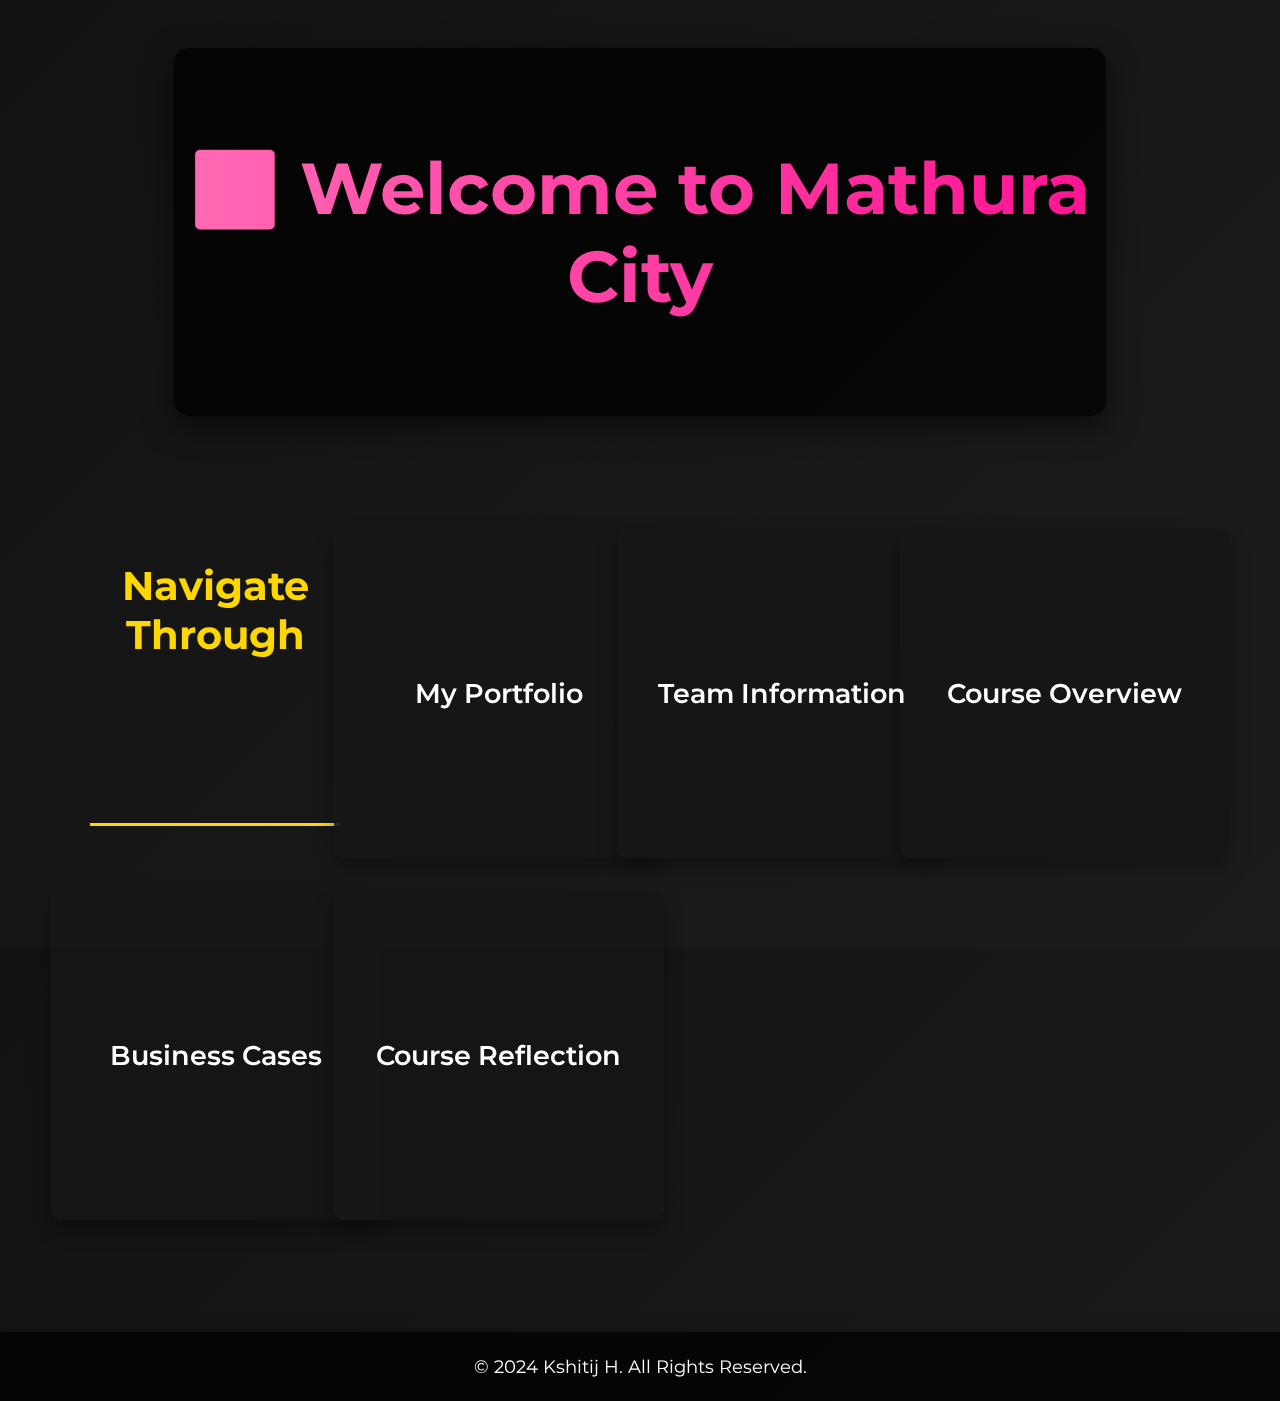
<file: index.html>
<!DOCTYPE html>
<html lang="en">
<head>
    <meta charset="UTF-8">
    <meta name="viewport" content="width=device-width, initial-scale=1.0">
    <title>Mathura City</title>
    <link href="https://fonts.googleapis.com/css2?family=Montserrat:wght@300;400;600&display=swap" rel="stylesheet">
    <style>
        body {
            margin: 0;
            font-family: 'Montserrat', sans-serif;
            color: #fff;
            overflow-y: auto;
            overflow-x: hidden;
            background: linear-gradient(135deg, #121212, #1c1c1c);
            height: 100vh;
        }

        .background {
            position: fixed;
            top: 0;
            left: 0;
            width: 100%;
            height: 100%;
            z-index: -1;
        }

        header {
            text-align: center;
            padding: 6rem 1rem;
            background: rgba(0, 0, 0, 0.75);
            border-radius: 15px;
            margin: 3rem auto;
            max-width: 900px;
            box-shadow: 0 10px 30px rgba(0, 0, 0, 0.5);
        }

        header h1 {
            font-size: 4.5rem;
            margin: 0;
            background: linear-gradient(90deg, #ff69b4, #ff1493);
            -webkit-background-clip: text;
            -webkit-text-fill-color: transparent;
        }

        section {
            max-width: 1100px;
            margin: 3rem auto;
            padding: 4rem;
            display: grid;
            grid-template-columns: repeat(auto-fit, minmax(250px, 1fr));
            gap: 2rem;
            justify-items: center;
        }

        section h2 {
            font-size: 2.5rem;
            color: #ffd700;
            border-bottom: 3px solid #ffd700;
            padding-bottom: 1rem;
            width: 100%;
            text-align: center;
            margin-bottom: 2rem;
        }

        .box {
            padding: 2.5rem;
            background: rgba(40, 40, 40, 0.85);
            border-radius: 12px;
            box-shadow: 0 10px 20px rgba(0, 0, 0, 0.3);
            text-align: center;
            cursor: pointer;
            transition: transform 0.3s ease, background-color 0.3s ease;
            width: 250px;
            height: 250px;
            display: flex;
            align-items: center;
            justify-content: center;
            position: relative;
            overflow: hidden;
        }

        .box:hover {
            transform: translateY(-10px);
            background-color: rgba(55, 55, 55, 0.95);
        }

        .box h3 {
            font-size: 1.7rem;
            margin: 0;
            z-index: 1;
            color: #fff;
            font-weight: 600;
        }

        .box::after {
            content: '';
            position: absolute;
            top: 0;
            left: 0;
            width: 100%;
            height: 100%;
            background-color: rgba(0, 0, 0, 0.4);
            border-radius: 12px;
            transition: all 0.3s ease;
            z-index: 0;
        }

        .box:hover::after {
            background-color: rgba(0, 0, 0, 0.6);
        }

        a {
            color: #ffd700;
            text-decoration: none;
            font-weight: bold;
            transition: color 0.3s ease;
        }

        a:hover {
            color: #ff1493;
            text-decoration: underline;
        }

        footer {
            text-align: center;
            padding: 1.5rem;
            font-size: 1.1rem;
            background: rgba(0, 0, 0, 0.75);
            box-shadow: 0 10px 20px rgba(0, 0, 0, 0.5);
        }

        footer p {
            margin: 0;
        }

        img {
            width: 100%;
            height: auto;
            border-radius: 15px;
            box-shadow: 0 6px 12px rgba(0, 0, 0, 0.3);
        }

        @media screen and (max-width: 768px) {
            section {
                padding: 2rem;
            }
            header h1 {
                font-size: 3.5rem;
            }
            .box {
                padding: 2rem;
            }
        }

        @media screen and (max-width: 480px) {
            header h1 {
                font-size: 2.5rem;
            }
            .box h3 {
                font-size: 1.4rem;
            }
        }
    </style>
</head>
<body>
    <div class="background"></div>

    <header>
        <h1>🏙️ Welcome to Mathura City</h1>
    </header>

    <section>
        <h2>Navigate Through</h2>
        
        

        <div class="box" onclick="window.location.href='https://DK-823.github.io/PortFolio.github.io/MyPortfolio.html'">
            <h3>My Portfolio</h3>
        </div>

        <div class="box" onclick="window.location.href='https://DK-823.github.io/PortFolio.github.io/TeamInformation.html'">
            <h3>Team Information</h3>
        </div>

        <div class="box" onclick="window.location.href='https://DK-823.github.io/PortFolio.github.io/CourseOverview.html'">
            <h3>Course Overview</h3>
        </div>

        <div class="box" onclick="window.location.href='https://DK-823.github.io/PortFolio.github.io/BusinessCases.html'">
            <h3>Business Cases</h3>
        </div>

        <div class="box" onclick="window.location.href='https://DK-823.github.io/PortFolio.github.io/CourseReflection.html'">
            <h3>Course Reflection</h3>
        </div>
    </section>

    <footer>
        <p>&copy; 2024 Kshitij H. All Rights Reserved.</p>
    </footer>
</body>
</html>
</file>
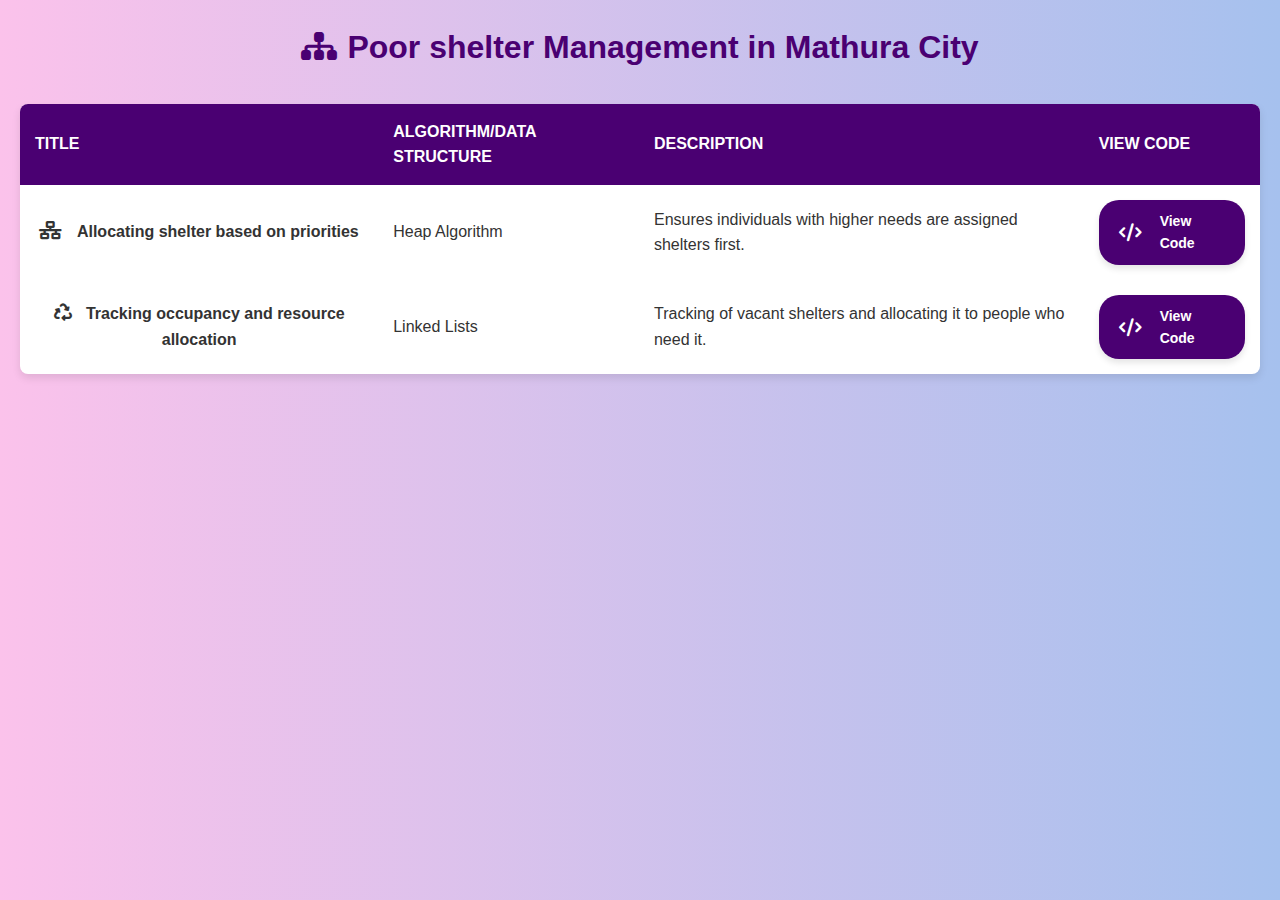
<file: BusinessCases.html>
<!DOCTYPE html>
<html lang="en">
<head>
    <meta charset="UTF-8">
    <meta name="viewport" content="width=device-width, initial-scale=1.0">
    <title>Poor shelter in Mathura city</title>
    <!-- Font Awesome for Icons -->
    <link rel="stylesheet" href="https://cdnjs.cloudflare.com/ajax/libs/font-awesome/6.0.0/css/all.min.css">
    <style>
        /* General Styling */
        body {
            font-family: Arial, sans-serif;
            line-height: 1.6;
            margin: 20px;
            background: linear-gradient(to right, #fbc2eb, #a6c1ee);
            color: #333;
        }

        h1 {
            text-align: center;
            color: #4a0072;
            animation: fadeIn 2s;
            position: relative;
            margin-bottom: 30px;
        }

        h1:before {
            content: '\f0e8';
            font-family: "Font Awesome 6 Free";
            font-weight: 900;
            color: #4a0072;
            margin-right: 10px;
        }

        table {
            width: 100%;
            border-collapse: collapse;
            margin-bottom: 20px;
            box-shadow: 0 4px 8px rgba(0, 0, 0, 0.1);
            background-color: #fff;
            border-radius: 8px;
            overflow: hidden;
        }

        th, td {
            padding: 15px;
            text-align: left;
            vertical-align: middle;
        }

        th {
            background-color: #4a0072;
            color: white;
            text-transform: uppercase;
            font-weight: bold;
        }

        td:first-child {
            text-align: center;
            vertical-align: middle;
        }

        td i {
            margin-right: 10px;
            font-size: 18px;
        }

        /* Hover Effect for Table Rows */
        tr {
            transition: background-color 0.3s ease, border 0.3s ease, box-shadow 0.3s ease;
        }

        tr:hover {
            background-color: #d1b0e7;
            cursor: pointer;
            border: 2px solid #4a0072;
            box-shadow: 0 4px 10px rgba(0, 0, 0, 0.2);
        }

        /* Updated "View Code" Button Styling */
        .view-button {
            background-color: #4a0072;
            color: white;
            text-decoration: none;
            padding: 10px 20px;
            border-radius: 20px;
            display: inline-flex;
            align-items: center;
            gap: 8px;
            font-size: 14px;
            font-weight: bold;
            transition: background-color 0.3s ease, transform 0.3s ease, box-shadow 0.3s ease;
            box-shadow: 0 4px 6px rgba(0, 0, 0, 0.1);
        }

        .view-button:hover {
            background-color: #300046;
            transform: scale(1.1); /* Slight zoom effect */
            box-shadow: 0 6px 12px rgba(0, 0, 0, 0.3); /* Shadow increase on hover */
        }

        .view-button i {
            transition: transform 0.3s ease;
        }

        .view-button:hover i {
            transform: rotate(15deg); /* Rotate icon slightly on hover */
        }

        /* Next Page Button Styling */
        .next-button {
            display: inline-block;
            background-color: #4a0072;
            color: white;
            text-decoration: none;
            padding: 12px 25px;
            border-radius: 25px;
            font-size: 16px;
            font-weight: bold;
            transition: background-color 0.3s ease, transform 0.3s ease, box-shadow 0.3s ease;
            box-shadow: 0 4px 6px rgba(0, 0, 0, 0.1);
            display: inline-flex;
            align-items: center;
            gap: 10px;
        }

        .next-button:hover {
            background-color: #300046;
            transform: scale(1.1); /* Slight zoom effect */
            box-shadow: 0 6px 12px rgba(0, 0, 0, 0.3); /* Shadow increase on hover */
        }

        .next-button i {
            transition: transform 0.3s ease;
        }

        .next-button:hover i {
            transform: translateX(5px); /* Slide arrow icon to the right */
        }

        /* Media Queries */
        @media (max-width: 768px) {
            body {
                margin: 10px;
            }

            table {
                width: 100%;
                font-size: 14px;
            }

            th, td {
                padding: 10px;
            }
        }

        @media (max-width: 480px) {
            body {
                font-size: 14px;
                margin: 5px;
            }

            h1 {
                font-size: 20px;
            }

            table {
                font-size: 12px;
            }

            th, td {
                padding: 8px;
            }
        }
    </style>
</head>
<body>

<h1>Poor shelter Management in Mathura City</h1>

<table>
    <thead>
        <tr>
            <th>Title</th>
            <th>Algorithm/Data Structure</th>
            <th>Description</th>
            <th>View Code</th>
        </tr>
    </thead>
    <tbody>
        <tr>
            <td>
                <i class="fas fa-network-wired"></i>
                <strong>Allocating shelter based on priorities</strong>
            </td>
            <td>Heap Algorithm</td>
            <td>Ensures individuals with higher needs are assigned shelters first.</td>
            <td>
                 <a href='https://DK-823.github.io/dummy.github.io/Heap.html' class="view-button">
                    <i class="fas fa-code"></i> View Code
                </a>
            </td>
        </tr>
       
        
        <tr>
            <td>
                <i class="fas fa-recycle"></i>
                <strong>Tracking occupancy and resource allocation</strong>
            </td>
            <td>Linked Lists</td>
            <td>Tracking of vacant shelters and allocating it to people who need it.</td>
            <td>
              <a href="https://DK-823.github.io/dummy.github.io/LinkedList.html" class="view-button">
                <i class="fas fa-code"></i> View Code
              </a>
            </td>
        </tr>
       
    </tbody>
</table>

</body>
</html>
</file>
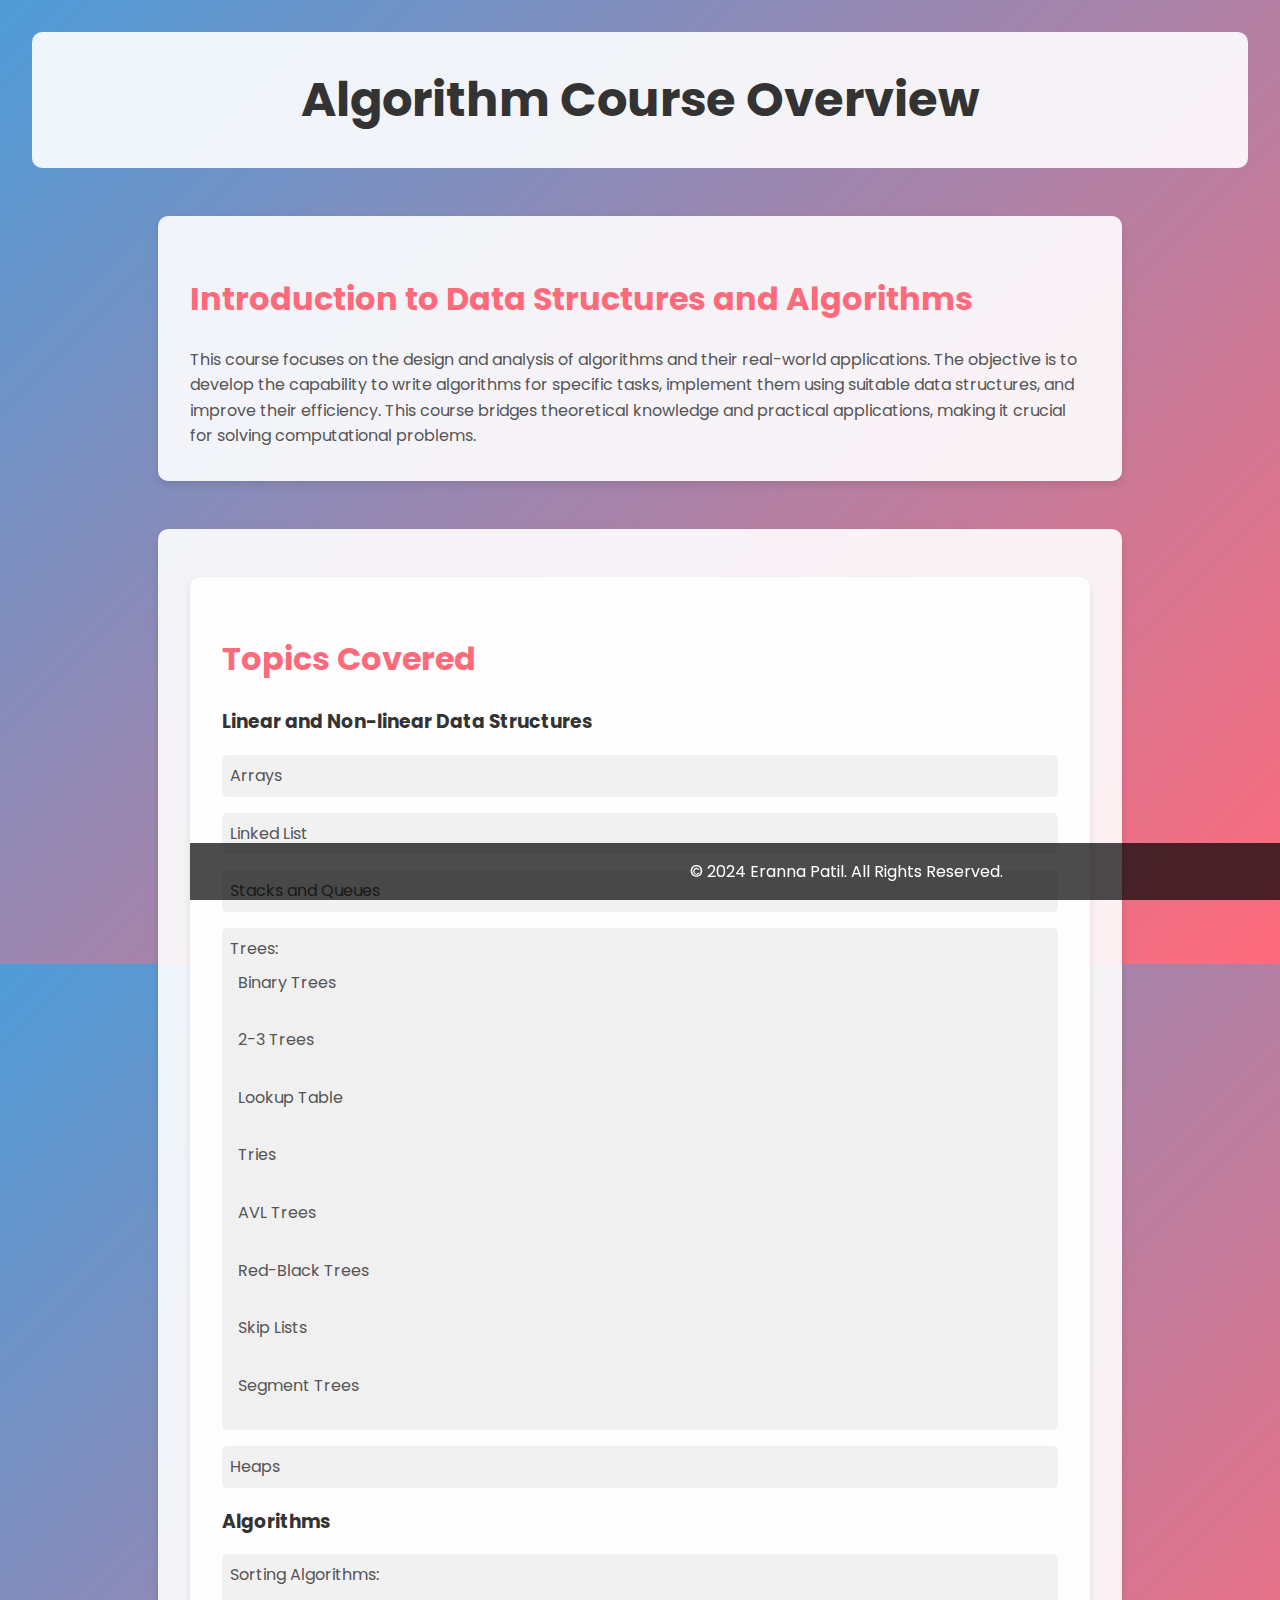
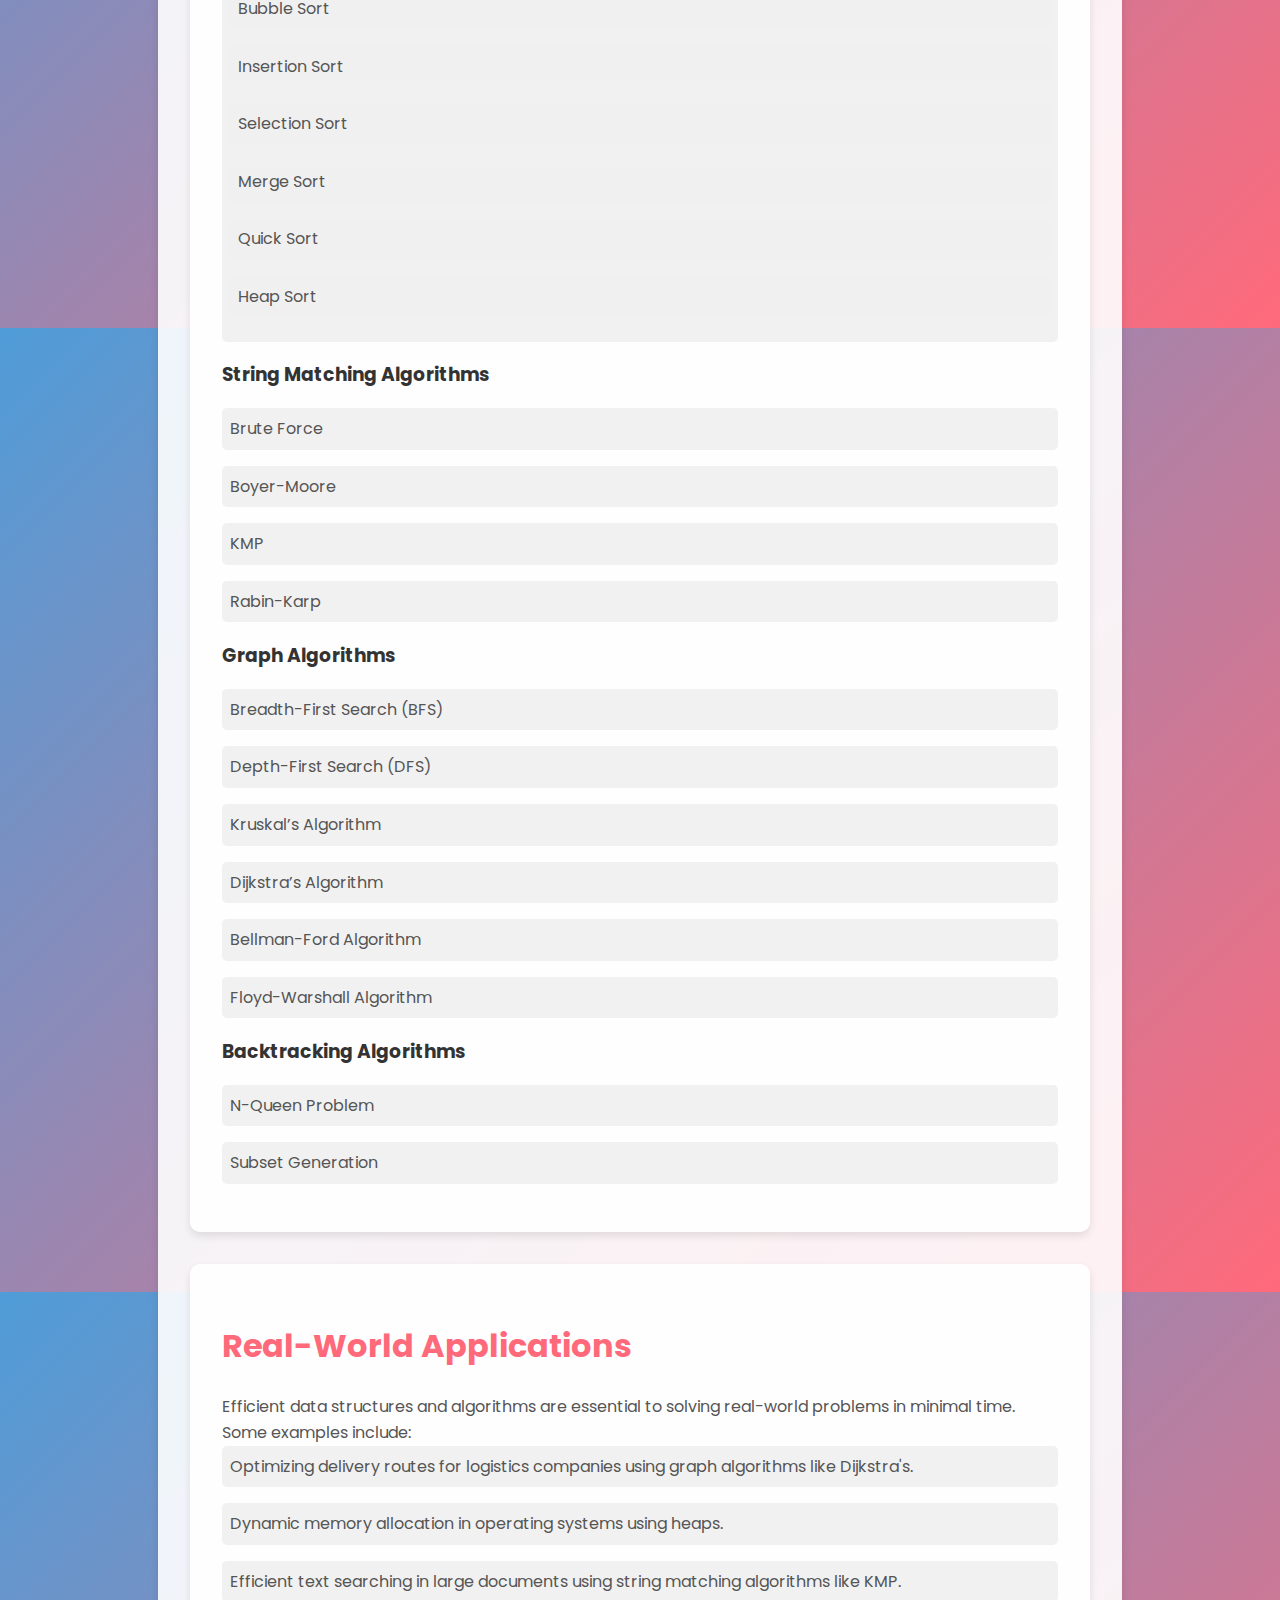
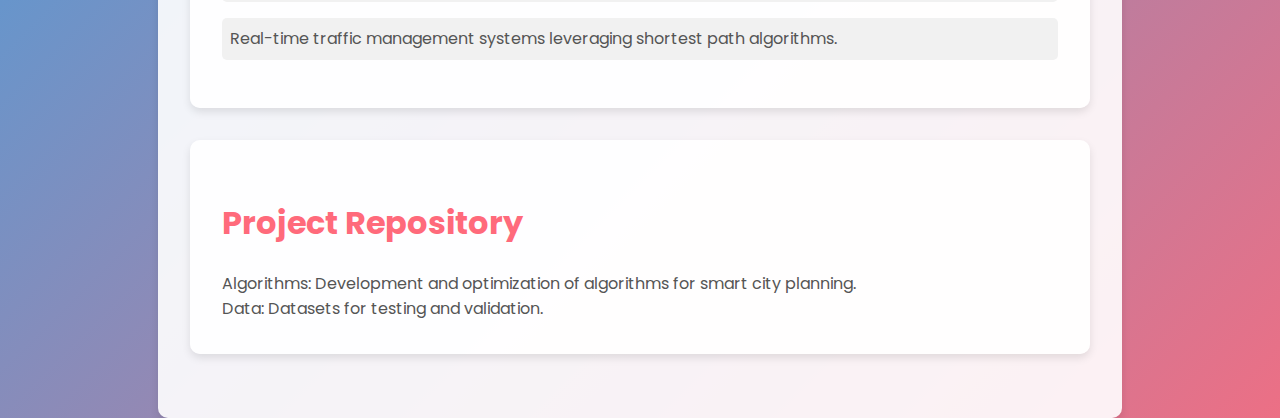
<file: CourseOverview.html>
<!DOCTYPE html>
<html lang="en">
<head>
    <meta charset="UTF-8">
    <meta name="viewport" content="width=device-width, initial-scale=1.0">
    <title>Algorithm Course Overview</title>
    <link href="https://fonts.googleapis.com/css2?family=Poppins:wght@300;400;600&display=swap" rel="stylesheet">
    <style>
        body {
            margin: 0;
            font-family: 'Poppins', sans-serif;
            color: #333;
            background: linear-gradient(135deg, #4f9cd8, #ff6a7b); /* Changed the background gradient */
            padding: 2rem;
            display: flex;
            flex-direction: column;
            justify-content: flex-start;
            height: 100vh;
        }

        header {
            text-align: center;
            padding: 2rem 1rem;
            background: rgba(255, 255, 255, 0.9);
            border-radius: 10px;
            margin-bottom: 2rem;
        }

        header h1 {
            font-size: 3rem;
            margin: 0;
            color: #333;
        }

        section {
            max-width: 900px;
            margin: 1rem auto;
            padding: 2rem;
            background: rgba(255, 255, 255, 0.9);
            border-radius: 10px;
            box-shadow: 0 4px 8px rgba(0, 0, 0, 0.1);
            margin-bottom: 2rem;
        }

        section h2 {
            font-size: 2rem;
            margin-bottom: 1.5rem;
            color: #ff6a7b; /* Added a highlight color */
        }

        p, ul {
            margin: 0;
            padding: 0;
            font-size: 1rem;
            line-height: 1.6;
            color: #555;
        }

        ul {
            list-style-type: none;
        }

        li {
            margin-bottom: 1rem;
            padding: 0.5rem;
            background: rgba(240, 240, 240, 0.9);
            border-radius: 5px;
        }

        footer {
            text-align: center;
            padding: 1rem;
            font-size: 1rem;
            background: rgba(0, 0, 0, 0.7);
            color: #fff;
            position: fixed;
            bottom: 0;
            width: 100%;
        }

        /* Media Query for responsive design */
        @media (max-width: 768px) {
            section {
                padding: 1rem;
                margin: 0.5rem auto;
            }

            h2 {
                font-size: 1.5rem;
            }

            p, ul {
                font-size: 0.9rem;
            }
        }
    </style>
</head>
<body>

    <header>
        <h1>Algorithm Course Overview</h1>
    </header>

    <section>
        <h2>Introduction to Data Structures and Algorithms</h2>
        <p>This course focuses on the design and analysis of algorithms and their real-world applications. The objective is to develop the capability to write algorithms for specific tasks, implement them using suitable data structures, and improve their efficiency. This course bridges theoretical knowledge and practical applications, making it crucial for solving computational problems.</p>
    </section>

    <section>
        <section>
    <h2>Topics Covered</h2>
    
    <!-- Linear and Non-linear Data Structures Partition -->
    <div class="partition">
        <h3>Linear and Non-linear Data Structures</h3>
        <ul>
            <li>Arrays</li>
            <li>Linked List</li>
            <li>Stacks and Queues</li>
            <li>Trees:
                <ul>
                    <li>Binary Trees</li>
                    <li>2-3 Trees</li>
                    <li>Lookup Table</li>
                    <li>Tries</li>
                    <li>AVL Trees</li>
                    <li>Red-Black Trees</li>
                    <li>Skip Lists</li>
                    <li>Segment Trees</li>
                </ul>
            </li>
            <li>Heaps</li>
        </ul>
    </div>
    
    <!-- Algorithms Partition -->
    <div class="partition">
        <h3>Algorithms</h3>
        <ul>
            <li>Sorting Algorithms:
                <ul>
                    <li>Bubble Sort</li>
                    <li>Insertion Sort</li>
                    <li>Selection Sort</li>
                    <li>Merge Sort</li>
                    <li>Quick Sort</li>
                    <li>Heap Sort</li>
                </ul>
            </li>
        </ul>
    </div>
    
    <!-- String Matching Algorithms Partition -->
    <div class="partition">
        <h3>String Matching Algorithms</h3>
        <ul>
            <li>Brute Force</li>
            <li>Boyer-Moore</li>
            <li>KMP</li>
            <li>Rabin-Karp</li>
        </ul>
    </div>
    
    <!-- Graph Algorithms Partition -->
    <div class="partition">
        <h3>Graph Algorithms</h3>
        <ul>
            <li>Breadth-First Search (BFS)</li>
            <li>Depth-First Search (DFS)</li>
            <li>Kruskal’s Algorithm</li>
            <li>Dijkstra’s Algorithm</li>
            <li>Bellman-Ford Algorithm</li>
            <li>Floyd-Warshall Algorithm</li>
        </ul>
    </div>
    
    <!-- Backtracking Algorithms Partition -->
    <div class="partition">
        <h3>Backtracking Algorithms</h3>
        <ul>
            <li>N-Queen Problem</li>
            <li>Subset Generation</li>
        </ul>
    </div>
</section>

    <section>
        <h2>Real-World Applications</h2>
        <p>Efficient data structures and algorithms are essential to solving real-world problems in minimal time. Some examples include:</p>
        <ul>
            <li>Optimizing delivery routes for logistics companies using graph algorithms like Dijkstra's.</li>
            <li>Dynamic memory allocation in operating systems using heaps.</li>
            <li>Efficient text searching in large documents using string matching algorithms like KMP.</li>
            <li>Real-time traffic management systems leveraging shortest path algorithms.</li>
        </ul>
    </section>

    <section>
        <h2>Project Repository</h2>
        <p>Algorithms: Development and optimization of algorithms for smart city planning.</p>
        <p>Data: Datasets for testing and validation.</p>
    </section>

    <footer>
        &copy; 2024 Eranna Patil. All Rights Reserved.
    </footer>

</body>
</html>
</file>
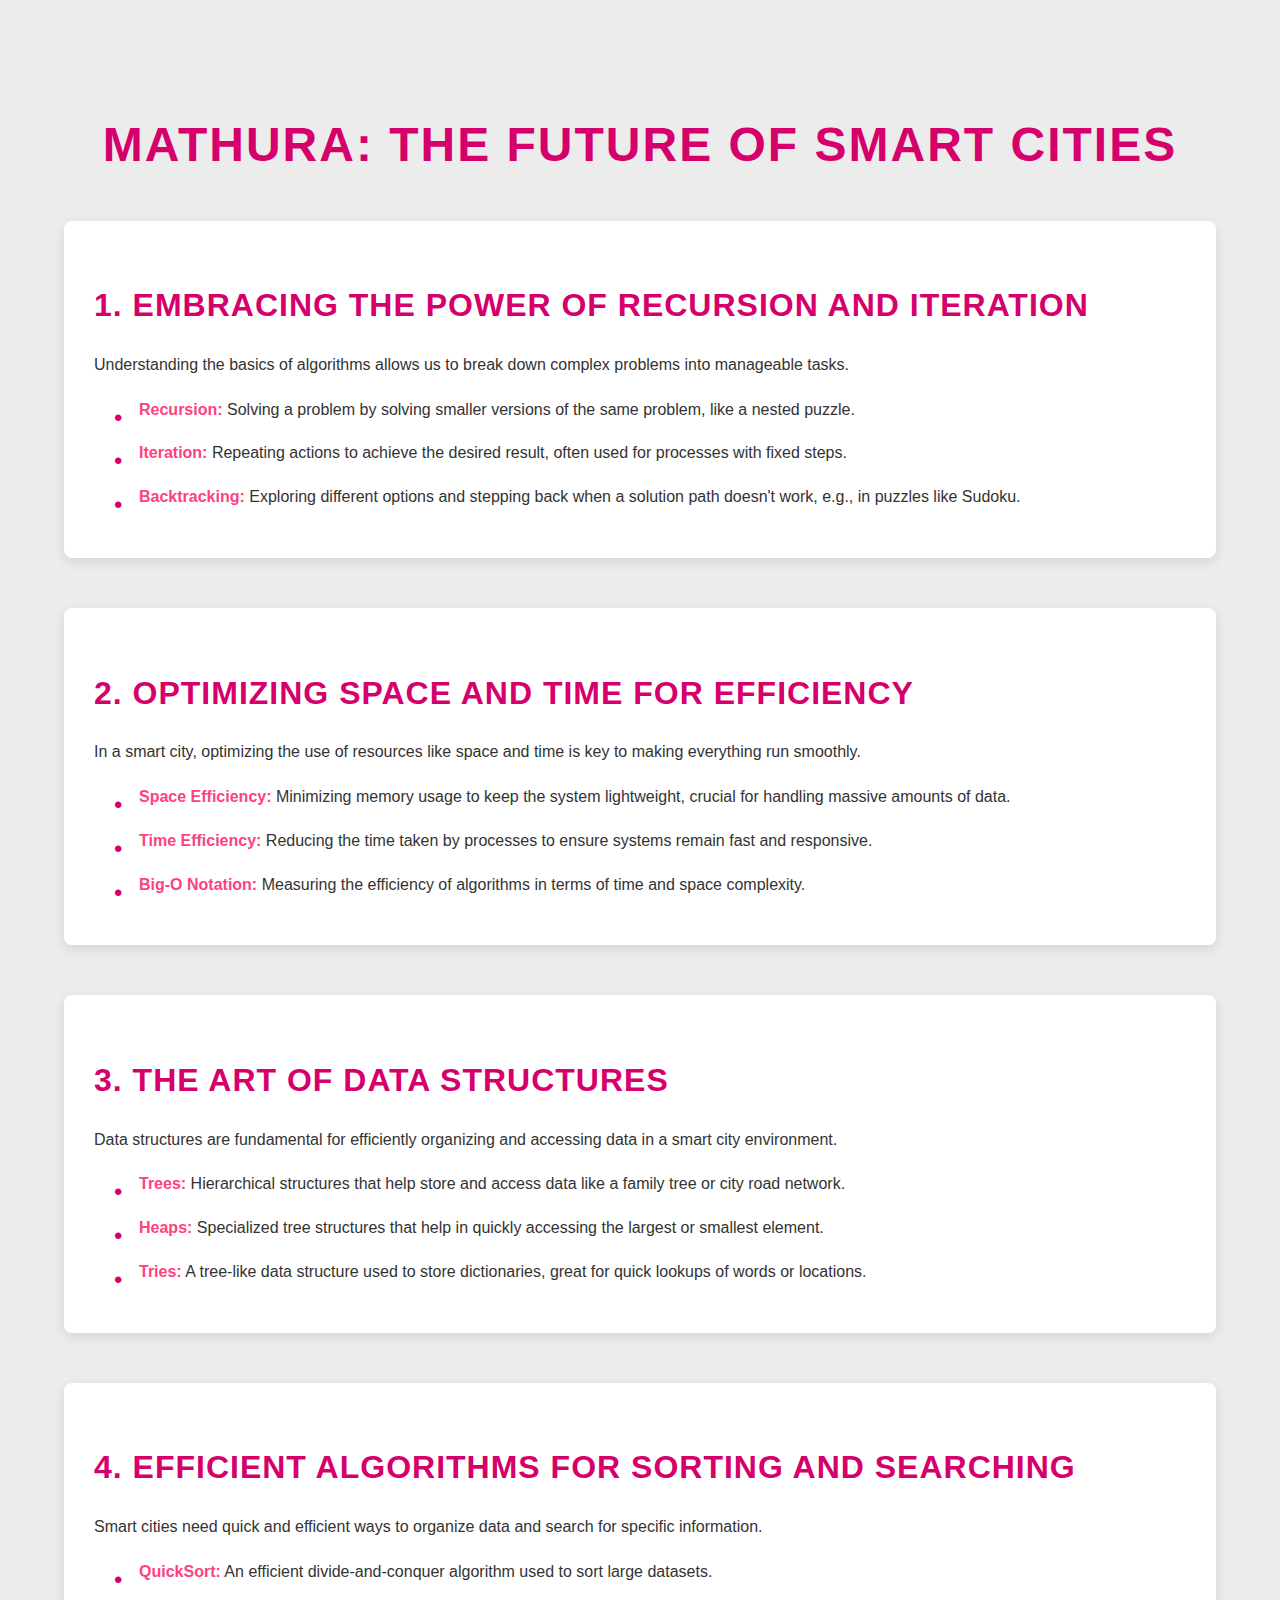
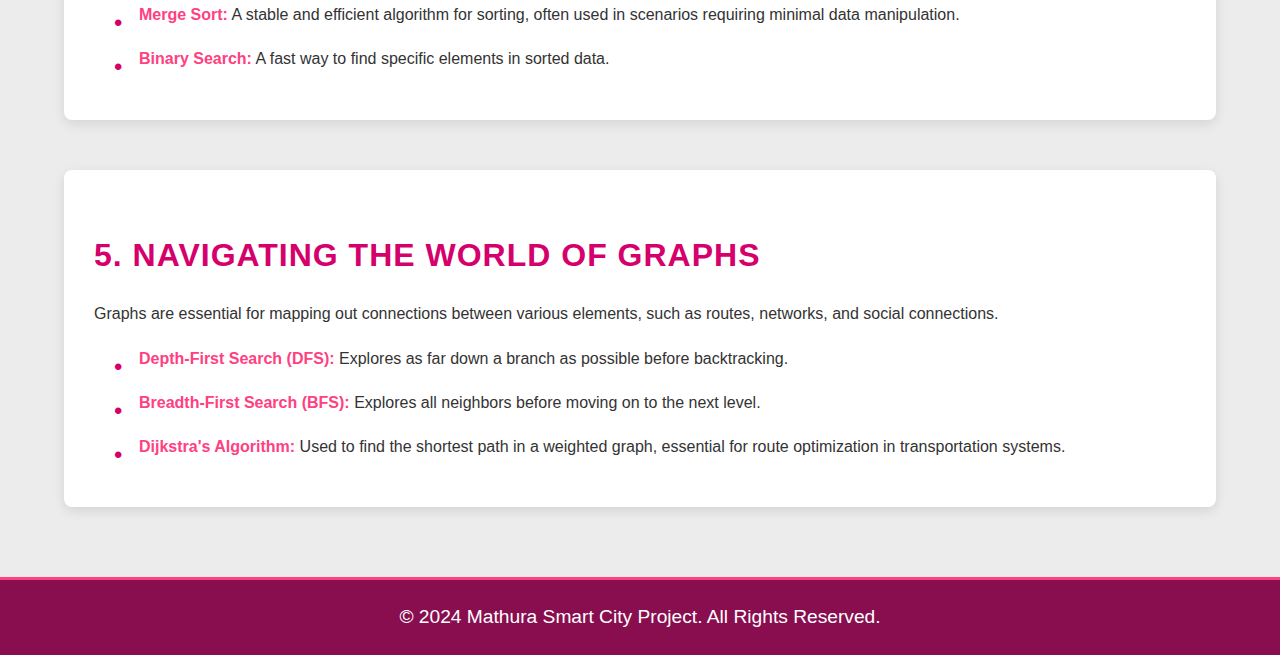
<file: CourseReflection.html>
<!DOCTYPE html>
<html lang="en">
<head>
    <meta charset="UTF-8">
    <meta name="viewport" content="width=device-width, initial-scale=1.0">
    <title>Mathura: Smart City Concept</title>
    <style>
        body {
            font-family: 'Arial', sans-serif;
            background-color: #ececec; /* Gray background */
            color: #333; /* Dark text for contrast */
            margin: 0;
            padding: 0;
            line-height: 1.8;
        }

        h1 {
            text-align: center;
            font-size: 3rem;
            color: #d5006b; /* Dark pink for heading */
            padding-top: 50px;
            text-transform: uppercase;
            letter-spacing: 2px;
        }

        .container {
            width: 90%;
            margin: 0 auto;
            padding: 20px;
            max-width: 1200px;
        }

        section {
            margin-bottom: 50px;
            padding: 30px;
            background: #fff; /* White background for sections */
            border-radius: 8px;
            box-shadow: 0 4px 12px rgba(0, 0, 0, 0.1);
            transition: transform 0.3s ease, box-shadow 0.3s ease, background 0.3s ease;
        }

        section:hover {
            transform: translateY(-10px);
            box-shadow: 0 8px 16px rgba(0, 0, 0, 0.2);
            background: #f1f1f1; /* Light gray hover effect */
        }

        h2 {
            font-size: 2rem;
            color: #d5006b; /* Dark pink for section titles */
            margin-bottom: 15px;
            text-transform: uppercase;
            letter-spacing: 1px;
        }

        h3 {
            font-size: 1.6rem;
            color: #d5006b; /* Dark pink for subheadings */
            margin-top: 20px;
            text-decoration: underline;
        }

        ul {
            list-style: none;
            padding-left: 20px;
        }

        li {
            position: relative;
            padding-left: 25px;
            margin-bottom: 15px;
        }

        li:before {
            content: "\2022";
            position: absolute;
            left: 0;
            color: #d5006b; /* Dark pink bullet points */
            font-size: 1.5rem;
        }

        .highlight {
            color: #ff4081; /* Soft pink highlight */
            font-weight: bold;
        }

        a {
            color: #ff4081;
            text-decoration: none;
            transition: color 0.3s ease, transform 0.3s ease;
        }

        a:hover {
            color: #f50057; /* Darker pink hover for links */
            transform: scale(1.1);
        }

        footer {
            text-align: center;
            padding: 20px;
            font-size: 1.2rem;
            background: #880e4f; /* Darker pink for footer */
            color: #fff;
            border-top: 3px solid #ff4081; /* Soft pink border for emphasis */
        }

        footer p {
            margin: 0;
        }

        @media screen and (max-width: 768px) {
            section {
                padding: 20px;
            }

            h2 {
                font-size: 1.8rem;
            }

            h1 {
                font-size: 2.5rem;
            }

            h3 {
                font-size: 1.4rem;
            }
        }
    </style>
</head>
<body>

    <div class="container">
        <h1>Mathura: The Future of Smart Cities</h1>

        <section>
            <h2>1. Embracing the Power of Recursion and Iteration</h2>
            <p>Understanding the basics of algorithms allows us to break down complex problems into manageable tasks.</p>
            <ul>
                <li><span class="highlight">Recursion:</span> Solving a problem by solving smaller versions of the same problem, like a nested puzzle.</li>
                <li><span class="highlight">Iteration:</span> Repeating actions to achieve the desired result, often used for processes with fixed steps.</li>
                <li><span class="highlight">Backtracking:</span> Exploring different options and stepping back when a solution path doesn't work, e.g., in puzzles like Sudoku.</li>
            </ul>
        </section>

        <section>
            <h2>2. Optimizing Space and Time for Efficiency</h2>
            <p>In a smart city, optimizing the use of resources like space and time is key to making everything run smoothly.</p>
            <ul>
                <li><span class="highlight">Space Efficiency:</span> Minimizing memory usage to keep the system lightweight, crucial for handling massive amounts of data.</li>
                <li><span class="highlight">Time Efficiency:</span> Reducing the time taken by processes to ensure systems remain fast and responsive.</li>
                <li><span class="highlight">Big-O Notation:</span> Measuring the efficiency of algorithms in terms of time and space complexity.</li>
            </ul>
        </section>

        <section>
            <h2>3. The Art of Data Structures</h2>
            <p>Data structures are fundamental for efficiently organizing and accessing data in a smart city environment.</p>
            <ul>
                <li><span class="highlight">Trees:</span> Hierarchical structures that help store and access data like a family tree or city road network.</li>
                <li><span class="highlight">Heaps:</span> Specialized tree structures that help in quickly accessing the largest or smallest element.</li>
                <li><span class="highlight">Tries:</span> A tree-like data structure used to store dictionaries, great for quick lookups of words or locations.</li>
            </ul>
        </section>

        <section>
            <h2>4. Efficient Algorithms for Sorting and Searching</h2>
            <p>Smart cities need quick and efficient ways to organize data and search for specific information.</p>
            <ul>
                <li><span class="highlight">QuickSort:</span> An efficient divide-and-conquer algorithm used to sort large datasets.</li>
                <li><span class="highlight">Merge Sort:</span> A stable and efficient algorithm for sorting, often used in scenarios requiring minimal data manipulation.</li>
                <li><span class="highlight">Binary Search:</span> A fast way to find specific elements in sorted data.</li>
            </ul>
        </section>

        <section>
            <h2>5. Navigating the World of Graphs</h2>
            <p>Graphs are essential for mapping out connections between various elements, such as routes, networks, and social connections.</p>
            <ul>
                <li><span class="highlight">Depth-First Search (DFS):</span> Explores as far down a branch as possible before backtracking.</li>
                <li><span class="highlight">Breadth-First Search (BFS):</span> Explores all neighbors before moving on to the next level.</li>
                <li><span class="highlight">Dijkstra's Algorithm:</span> Used to find the shortest path in a weighted graph, essential for route optimization in transportation systems.</li>
            </ul>
        </section>

    </div>

    <footer>
        <p>&copy; 2024 Mathura Smart City Project. All Rights Reserved.</p>
    </footer>

</body>
</html>
</file>
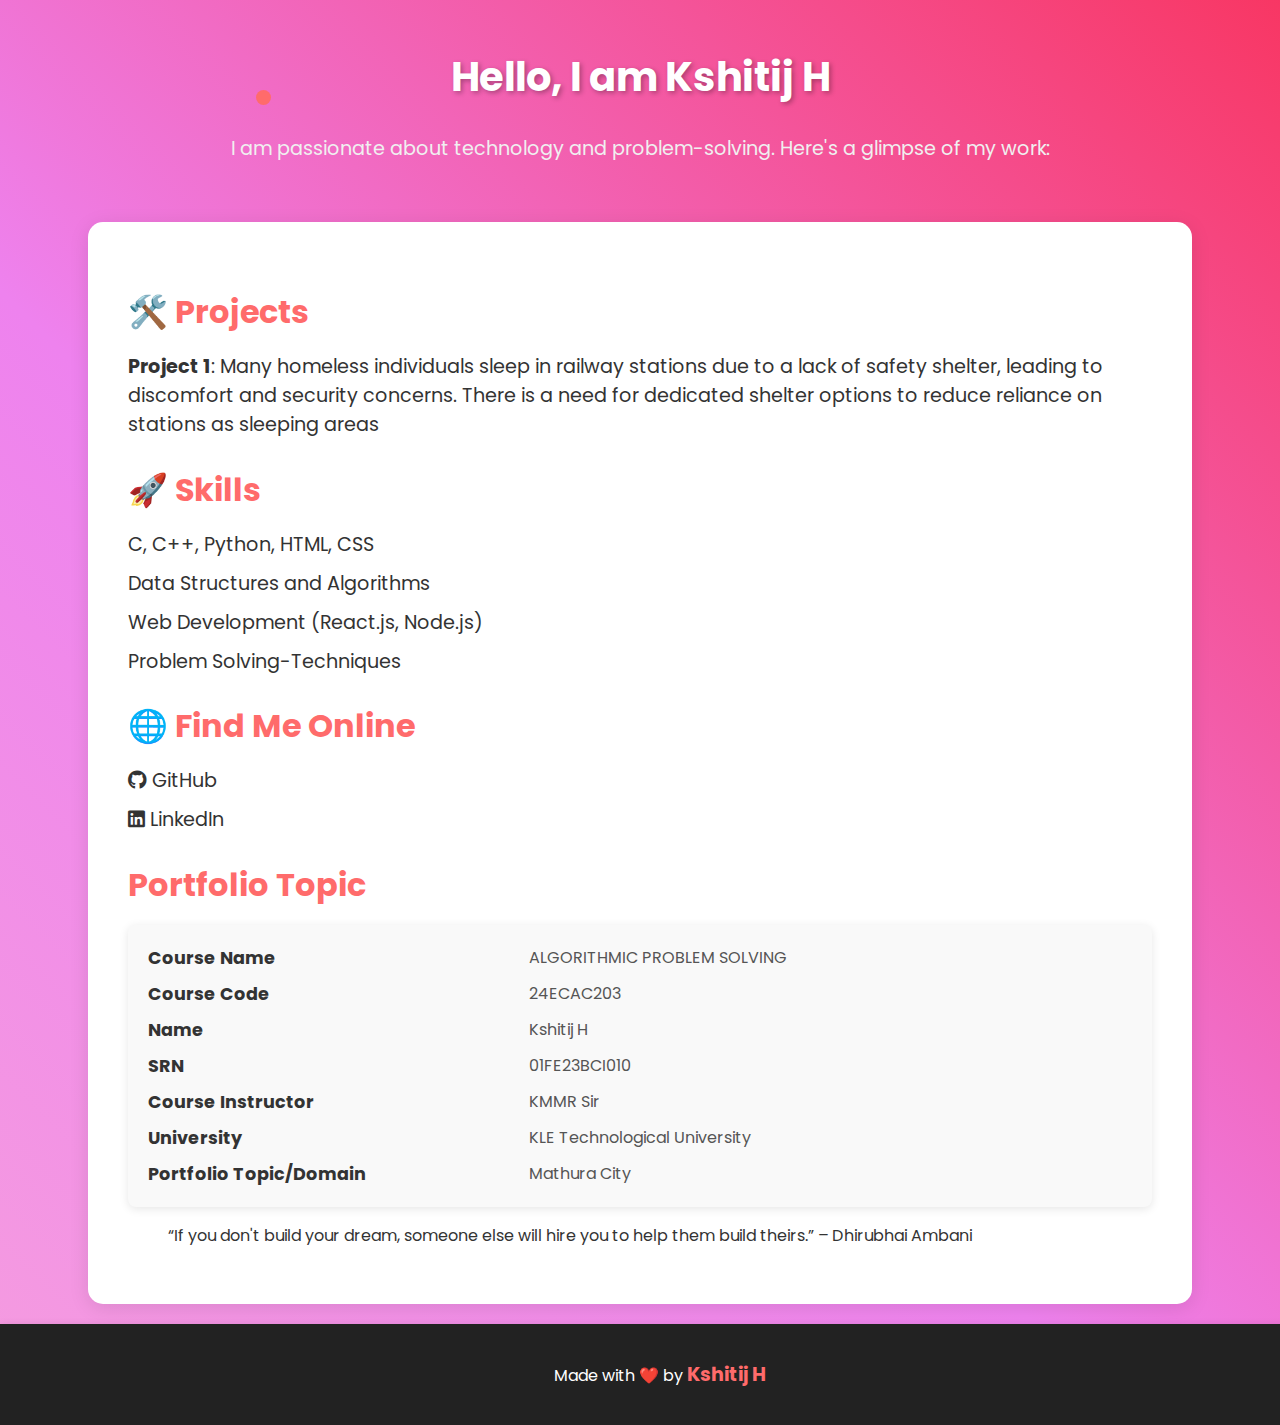
<file: MyPortfolio.html>
<!DOCTYPE html>
<html lang="en">
<head>
    <meta charset="UTF-8">
    <meta name="viewport" content="width=device-width, initial-scale=1.0">
    <title>Portfolio - Kshitij H</title>
    <link rel="stylesheet" href="https://cdnjs.cloudflare.com/ajax/libs/font-awesome/6.0.0-beta3/css/all.min.css">
    <link href="https://fonts.googleapis.com/css2?family=Poppins:wght@300;400;600&display=swap" rel="stylesheet">
    <style>
        /* General Body Styling with Dynamic Gradient Animation */
        body {
            font-family: 'Poppins', sans-serif;
            margin: 0;
            padding: 0;
            background: linear-gradient(45deg, blue, pink, violet, red, white);
            background-size: 400% 400%;
            color: #333;
            animation: gradientAnimation 10s ease infinite;
        }

        /* Keyframes for Gradient Animation */
        @keyframes gradientAnimation {
            0% { background-position: 0% 50%; }
            50% { background-position: 100% 50%; }
            100% { background-position: 0% 50%; }
        }

        /* Flexbox Layout */
        .profile-section {
            display: flex;
            align-items: center;
            justify-content: center;
            padding: 20px;
            animation: fadeIn 2s ease-in-out;
        }

        .profile-picture {
            width: 120px;
            height: 120px;
            border-radius: 50%;
            margin-right: 30px;
            box-shadow: 0px 4px 10px rgba(0, 0, 0, 0.2);
            transition: transform 0.5s ease;
        }

        .profile-picture:hover {
            transform: scale(1.1);
        }

        .intro {
            text-align: center;
            color: #333;
        }

        .intro h1 {
            font-size: 2.5rem;
            color: #fff;
            text-shadow: 2px 2px 5px rgba(0, 0, 0, 0.3);
        }

        .intro p {
            color: #f0f0f0;
            font-size: 1.2rem;
        }

        /* Section Styling */
        section {
            padding: 40px;
            background-color: #fff;
            border-radius: 15px;
            margin: 20px auto;
            width: 80%;
            box-shadow: 0px 4px 20px rgba(0, 0, 0, 0.1);
            animation: slideUp 1.5s ease-in-out;
        }

        h2 {
            font-size: 2rem;
            color: #ff6b6b;
            margin-bottom: 10px;
        }

        ul, dl {
            list-style: none;
            padding-left: 0;
        }

        li {
            font-size: 1.2rem;
            margin-bottom: 10px;
            transition: color 0.3s ease;
        }

        li:hover {
            color: #ff6b6b;
        }

        a {
            color: #333;
            text-decoration: none;
            font-size: 1.2rem;
            transition: color 0.3s ease;
        }

        a:hover {
            color: #ff6b6b;
        }

        footer {
            text-align: center;
            padding: 20px;
            background-color: #222;
            color: #fff;
            position: relative;
            bottom: 0;
            width: 100%;
            box-shadow: 0px 4px 10px rgba(0, 0, 0, 0.2);
        }

        footer a {
            color: #ff6b6b;
            font-weight: bold;
            text-decoration: none;
        }

        footer a:hover {
            color: #fff;
        }

        /* Animation Effects */
        @keyframes fadeIn {
            0% { opacity: 0; }
            100% { opacity: 1; }
        }

        @keyframes slideUp {
            0% { transform: translateY(50px); opacity: 0; }
            100% { transform: translateY(0); opacity: 1; }
        }

        /* DAA Animation - 3D Effect */
        .daa-animation {
            position: absolute;
            top: 0;
            left: 0;
            right: 0;
            bottom: 0;
            pointer-events: none;
            z-index: -1;
        }

        .daa-node {
            position: absolute;
            width: 15px;
            height: 15px;
            background-color: #ff6b6b;
            border-radius: 50%;
            animation: moveNode 5s ease-in-out infinite;
        }

        @keyframes moveNode {
            0% { transform: scale(1) translate(0, 0); }
            50% { transform: scale(1.5) translate(50px, 50px); }
            100% { transform: scale(1) translate(0, 0); }
        }

        /* Portfolio Topic Section */
        .portfolio-topic dl {
            display: grid;
            grid-template-columns: 1fr 2fr;
            gap: 10px 20px;
            padding: 20px;
            background-color: #f9f9f9;
            border-radius: 8px;
            box-shadow: 0 2px 10px rgba(0, 0, 0, 0.1);
        }

        .portfolio-topic dt {
            font-weight: bold;
            font-size: 1.1rem;
            color: #333;
        }

        .portfolio-topic dd {
            font-size: 1rem;
            color: #555;
        }

        .top-buttons {
            text-align: center;
            margin: 20px 0;
        }

        .top-buttons a {
            display: inline-block;
            margin: 0 10px;
            padding: 10px 20px;
            background-color: #ff6b6b;
            color: #fff;
            text-decoration: none;
            border-radius: 5px;
            font-size: 1rem;
            font-weight: bold;
            transition: background-color 0.3s ease;
        }

        .top-buttons a:hover {
            background-color: #333;
        }
    </style>
</head>
<body>
    <div class="daa-animation">
        <div class="daa-node" style="top: 10%; left: 20%;"></div>
        <div class="daa-node" style="top: 30%; left: 50%;"></div>
        <div class="daa-node" style="top: 70%; left: 80%;"></div>
        <div class="daa-node" style="top: 40%; left: 10%;"></div>
        <div class="daa-node" style="top: 60%; left: 70%;"></div>
    </div>

    <header>
        
        <div class="profile-section">
            <div class="intro">
                <h1>Hello, I am Kshitij H</h1>
                <p>I am passionate about technology and problem-solving. Here's a glimpse of my work:</p>
            </div>
        </div>
    </header>
    
    <section>
        <h2>🛠️ Projects</h2>
        <ul>
            
            <li><strong>Project 1</strong>: Many homeless individuals sleep in railway stations due to a lack of safety shelter, leading to discomfort and security concerns. There is a need for dedicated shelter options to reduce reliance on stations as sleeping areas</li>
        </ul>

        <h2>🚀 Skills</h2>
        <ul>
            <li>C, C++, Python, HTML, CSS</li>
            <li>Data Structures and Algorithms</li>
            <li>Web Development (React.js, Node.js)</li>
            <li>Problem Solving-Techniques</li>

        </ul>

        <h2>🌐 Find Me Online</h2>
        <ul>
            <li><a href="https://github.com/DK-823" target="_blank"><i class="fab fa-github"></i> GitHub</a></li>
            <li><a href="https://www.linkedin.com/in/kshitij-h-457483343/" target="_blank"><i class="fab fa-linkedin"></i> LinkedIn</a></li>
        </ul>
        <h2>Portfolio Topic</h2>
        <div class="portfolio-topic">
            <dl>
                <dt>Course Name</dt>
                <dd>ALGORITHMIC PROBLEM SOLVING</dd>

                <dt>Course Code</dt>
                <dd>24ECAC203</dd>

                <dt>Name</dt>
                <dd>Kshitij H</dd>

                <dt>SRN</dt>
                <dd>01FE23BCI010</dd>

                <dt>Course Instructor</dt>
                <dd>KMMR Sir</dd>

                <dt>University</dt>
                <dd>KLE Technological University</dd>

                <dt>Portfolio Topic/Domain</dt>
                <dd>Mathura City</dd>
            </dl>
        </div>

        <blockquote>
            “If you don't build your dream, someone else will hire you to help them build theirs.” – Dhirubhai Ambani
        </blockquote>
    </section>

    <footer>
        <p>Made with ❤️ by  <a href="https://github.com/DarshanRT">Kshitij H</a></p>
    </footer>
</body>
</html>
</file>
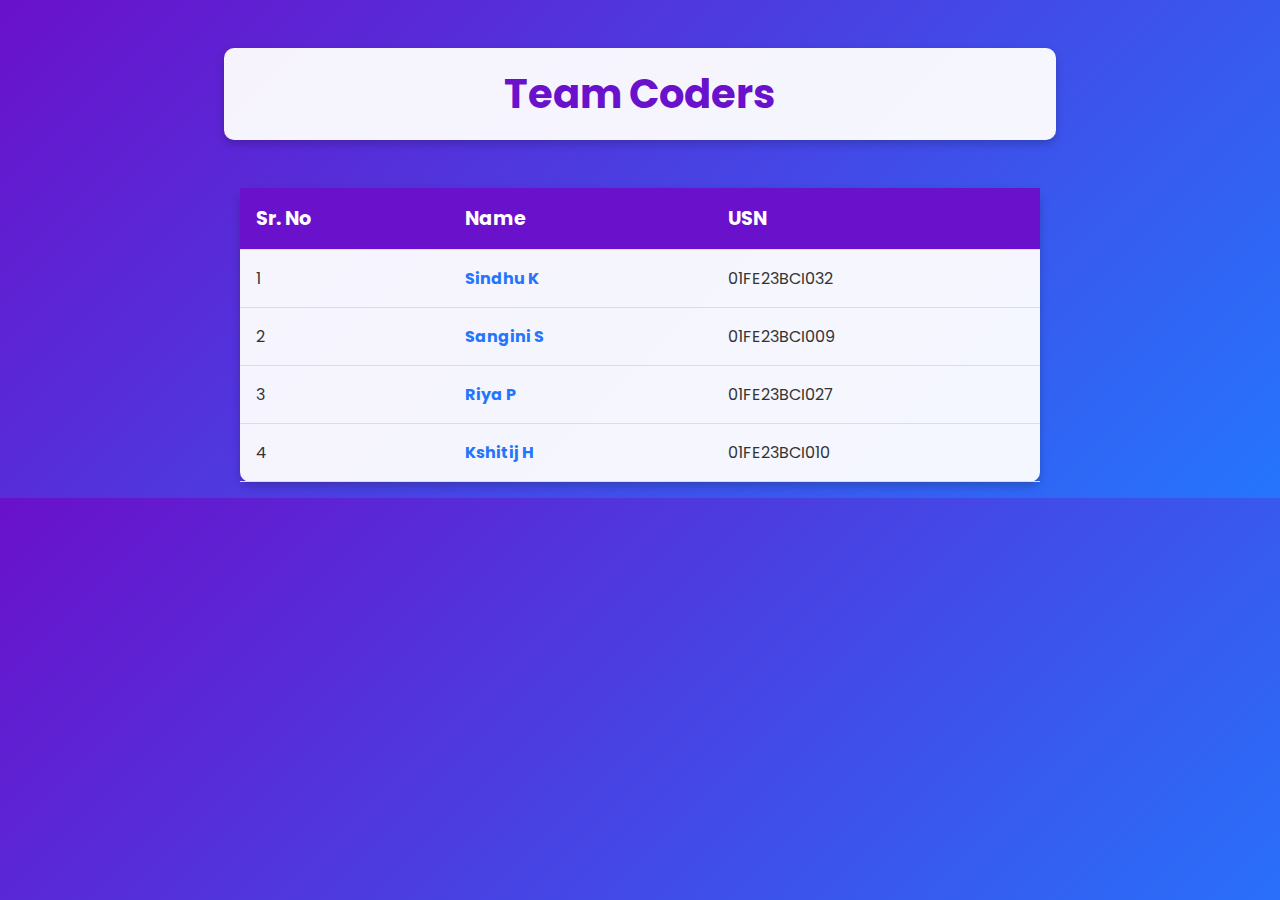
<file: TeamInformation.html>
<!DOCTYPE html>
<html lang="en">
<head>
    <meta charset="UTF-8">
    <meta name="viewport" content="width=device-width, initial-scale=1.0">
    <title>Our Team</title>
    <link href="https://fonts.googleapis.com/css2?family=Poppins:wght@300;400;600&display=swap" rel="stylesheet">
    <style>
        body {
            margin: 0;
            font-family: 'Poppins', sans-serif;
            background: linear-gradient(135deg, #6a11cb, #2575fc);
            color: #333;
            display: flex;
            flex-direction: column;
            align-items: center;
            padding: 1rem;
        }

        header {
            text-align: center;
            margin: 2rem 0;
            padding: 1rem;
            background: rgba(255, 255, 255, 0.95);
            border-radius: 10px;
            box-shadow: 0 4px 10px rgba(0, 0, 0, 0.2);
            width: 100%;
            max-width: 800px;
        }

        header h1 {
            font-size: 2.5rem;
            color: #6a11cb;
            margin: 0;
        }

        table {
            width: 100%;
            max-width: 800px;
            border-collapse: collapse;
            margin-top: 1rem;
            background: rgba(255, 255, 255, 0.95);
            border-radius: 10px;
            box-shadow: 0 4px 10px rgba(0, 0, 0, 0.2);
        }

        th, td {
            padding: 1rem;
            text-align: left;
            border-bottom: 1px solid #ddd;
        }

        th {
            background-color: #6a11cb;
            color: white;
            font-size: 1.2rem;
        }

        td a {
            color: #2575fc;
            text-decoration: none;
            font-weight: bold;
        }

        td a:hover {
            text-decoration: underline;
        }

        footer {
            text-align: center;
            padding: 1rem;
            background: rgba(0, 0, 0, 0.8);
            color: #fff;
            width: 100%;
            font-size: 0.9rem;
            margin-top: 2rem;
        }

        @media (max-width: 768px) {
            header h1 {
                font-size: 2rem;
            }

            th, td {
                padding: 0.8rem;
                font-size: 0.9rem;
            }
        }
    </style>
</head>
<body>

    <header>
        <h1>Team Coders</h1>
    </header>

    <table>
        <thead>
            <tr>
                <th>Sr. No</th>
                <th>Name</th>
                <th>USN</th>
            </tr>
        </thead>
        <tbody>
            <tr>
                <td>1</td>
                <td><a href="https://sindhuu-13.github.io/smartcity/myportfolio.html" target="_self">Sindhu K</a></td>
                <td>01FE23BCI032</td>
            </tr>
            <tr>
                <td>2</td>
                <td><a href="https://sanginishee.github.io/portfolio.github.io/portfolio2.html" target="_self">Sangini S</a></td>
                <td>01FE23BCI009</td>
            </tr>
            <tr>
                <td>3</td>
                <td><a href="" target="_self">Riya P</a></td>
                <td>01FE23BCI027</td>
            </tr>
            <tr>
                <td>4</td>
                <td><a href="https://DK-823.github.io/dummy.github.io/MyPortfolio.html" target="_self">Kshitij H</a></td>
                <td>01FE23BCI010</td>
            </tr>
        </tbody>
    </table>

 

</body>
</html>
</file>
